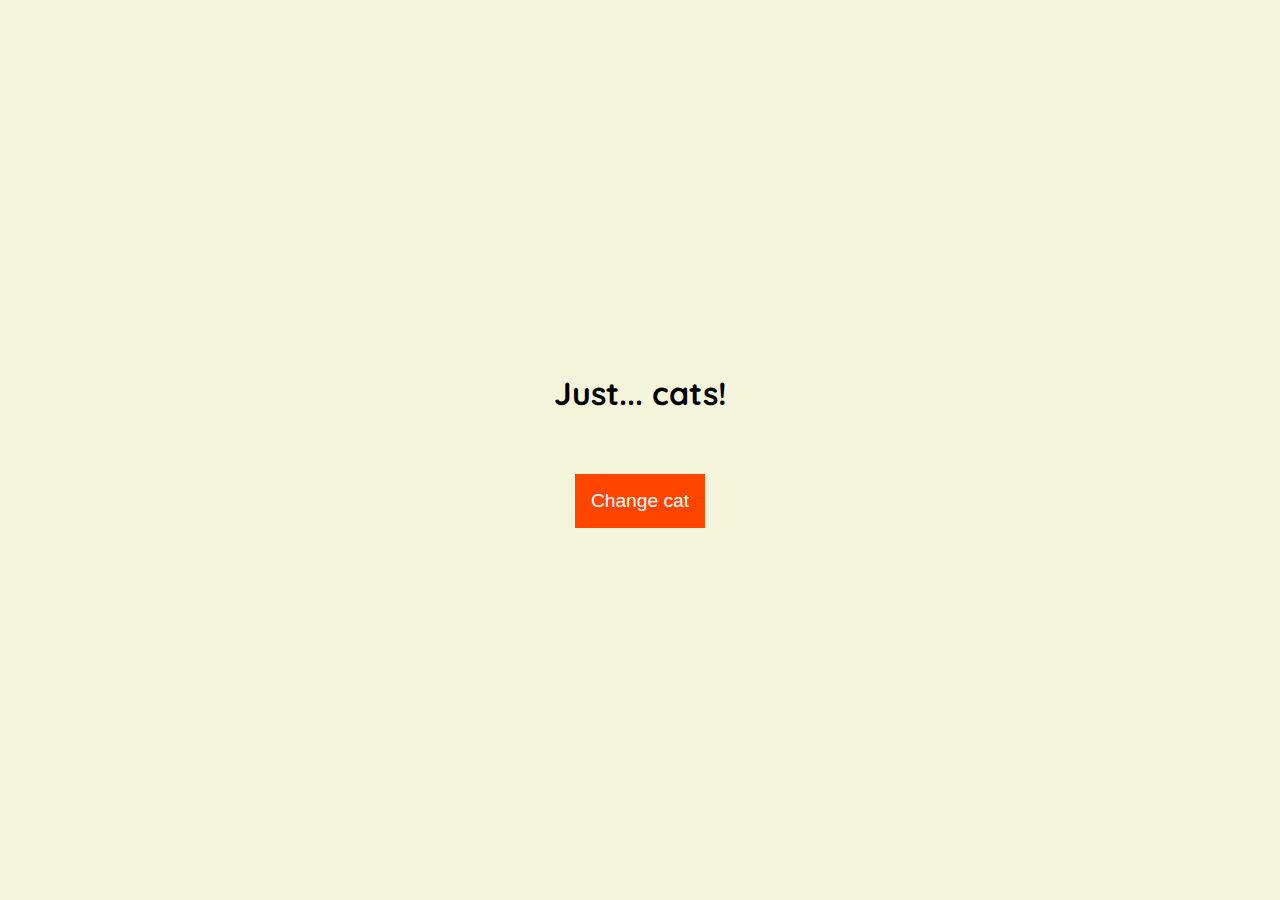
<file: assincrono/index.html>
<!DOCTYPE html>
<html lang="en">
	<head>
		<meta charset="UTF-8" />
		<meta http-equiv="X-UA-Compatible" content="IE=edge" />
		<meta name="viewport" content="width=device-width, initial-scale=1.0" />
		<link rel="stylesheet" href="assets/css/styles.css" />
		<title>Just... cats!</title>
	</head>
	<body>
		<main>
			<h1>Just... cats!</h1>
			<img id="cat" /><br />
			<button id="change-cat">Change cat</button>
		</main>
		<script src="assets/js/scripts.js"></script>
	</body>
</html>
</file>
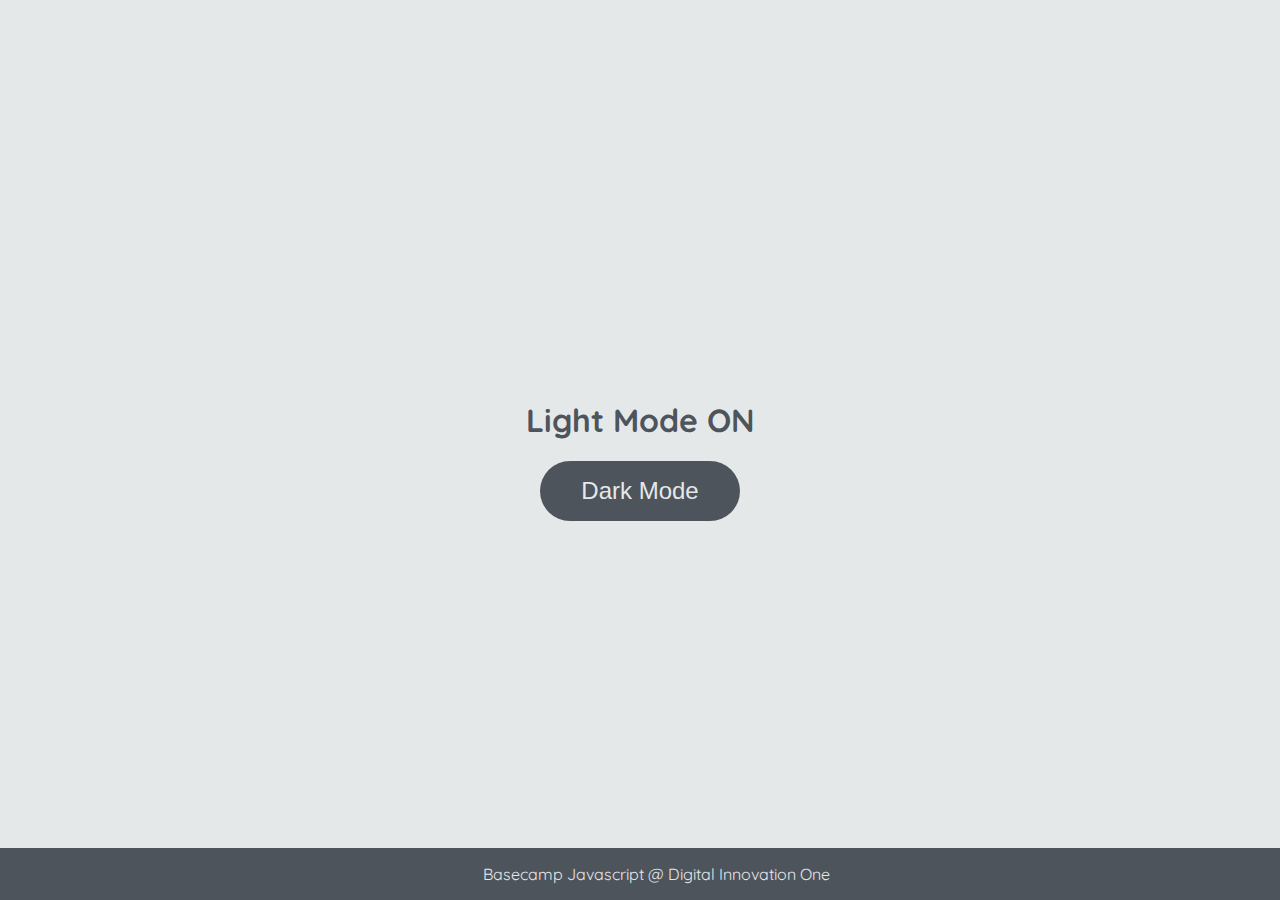
<file: darkMode-aluno/index.html>
<!DOCTYPE html>
<html lang="en">
	<head>
		<meta charset="UTF-8" />
		<meta http-equiv="X-UA-Compatible" content="IE=edge" />
		<meta name="viewport" content="width=device-width, initial-scale=1.0" />
		<link rel="stylesheet" href="style.css" />
		<title>Dark mode and Light Mode</title>
	</head>
	<body>
		<main>
			<h1 id="page-title">Light Mode ON</h1>
			<button aria-label="selecionar-modo" id="mode-selector">Dark Mode</button>
		</main>

		<footer>Basecamp Javascript @ Digital Innovation One</footer>
		<script src="script.js"></script>
	</body>
</html>
</file>
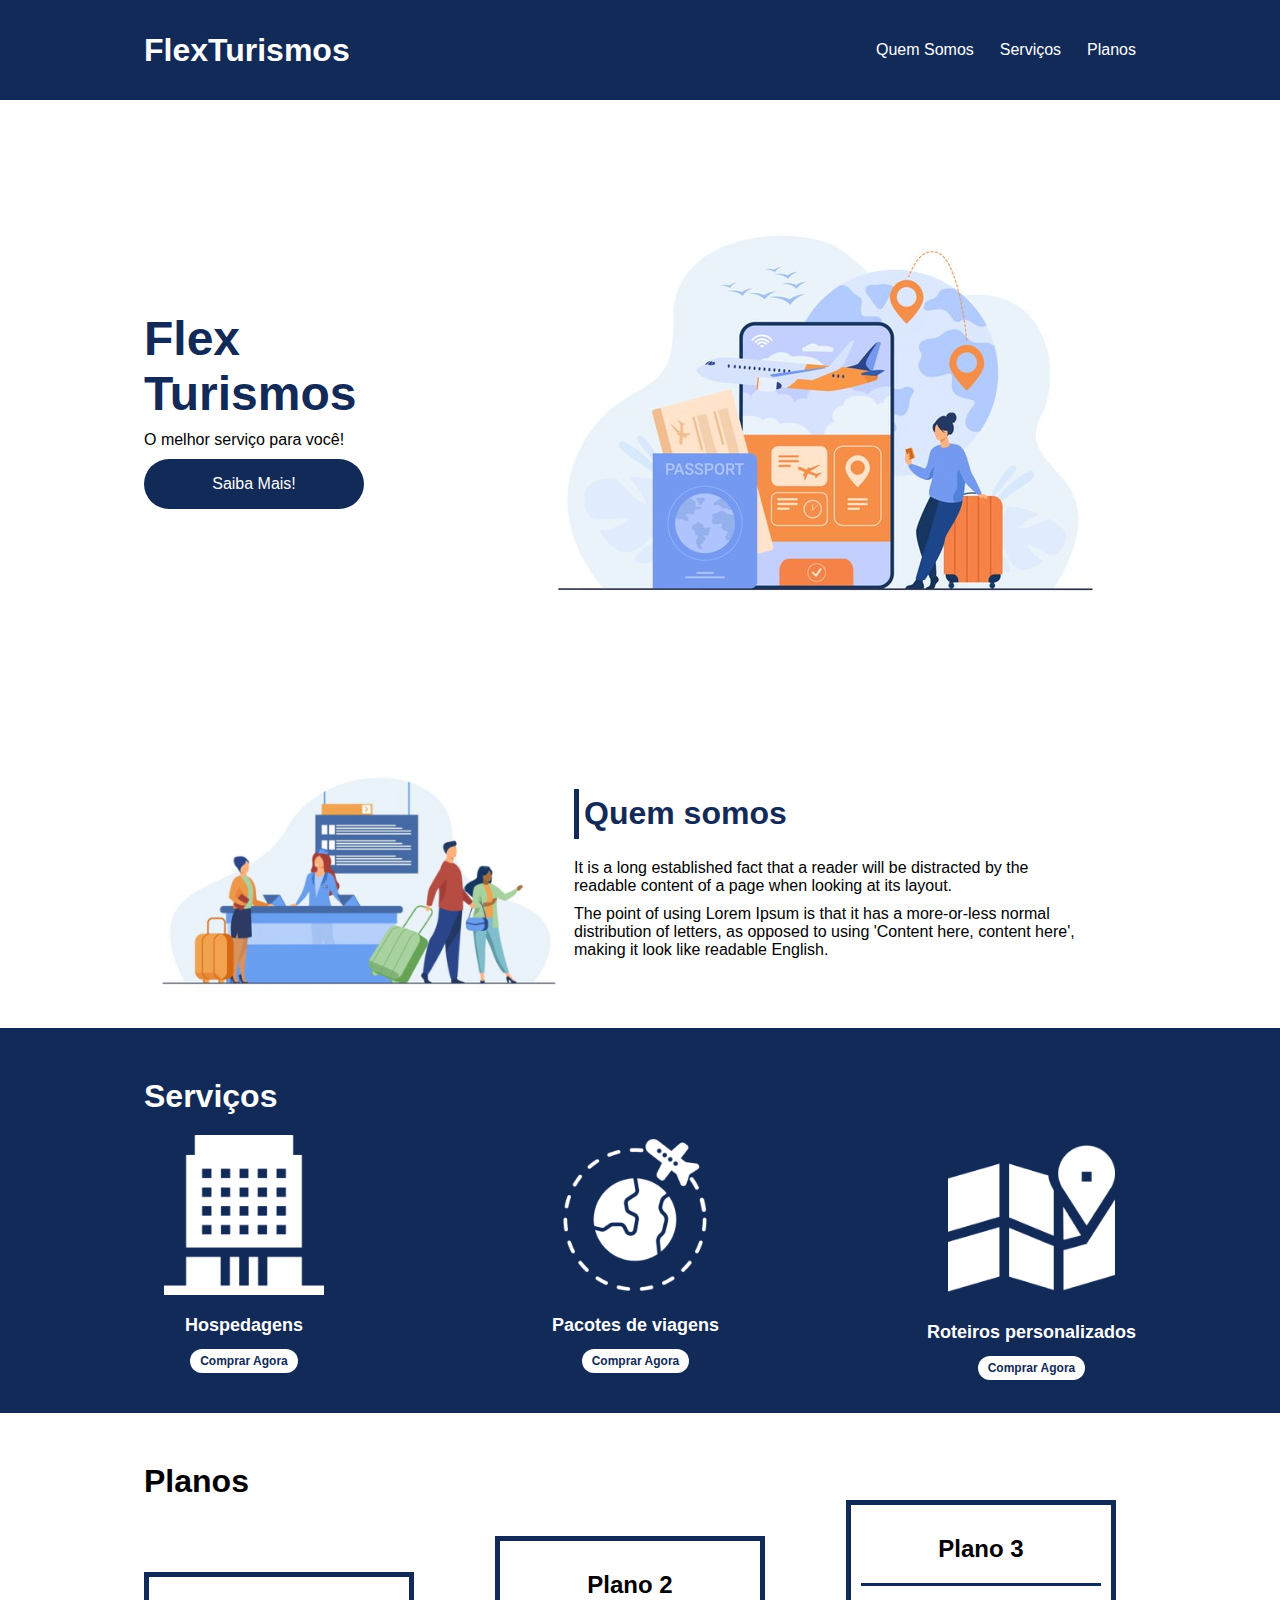
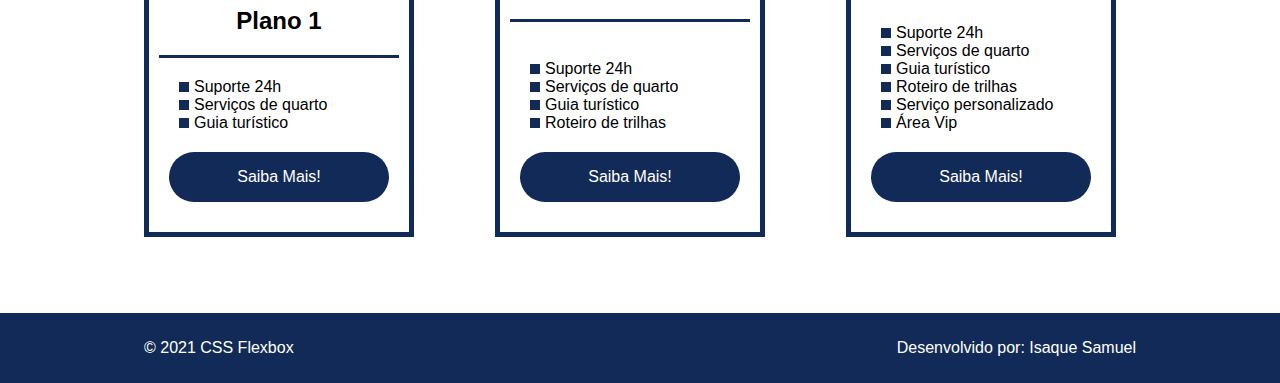
<file: flex-projeto-aluno/index.html>
<!DOCTYPE html>
<html lang="pt-br">
<head>
    <meta charset="UTF-8">
    <meta name="viewport" content="width=device-width, initial-scale=1.0">
    <title>Flex Turismos</title>
    <link rel="stylesheet" href="./style.css">

</head>
<body>
    <header>
        <div class="flex-container menu">
            <div><h1>FlexTurismos</h1></div>
            <ul class="list-items">
                <li><a href="#quem-somos">Quem Somos</a></li>
                <li><a href="#servicos">Serviços</a></li>
                <li><a href="#planos">Planos</a></li>
        </div>
        </ul>
    </header>

    <div class="flex-container apresentação">
        <div class="texto-apresentação">
            <h1>Flex <br>Turismos</h1>
            <p>O melhor serviço para você!</p>
            <a href="" class="btn">Saiba Mais!</a>
        </div>

        <div>
            <div><img src="./images/0-main.png" alt="banner de apresentação"></div>
        </div>
    </div>

    <div class="flex-container" id="quem-somos">
        <div>
            <h2>Quem somos</h2>
            <p>It is a long established fact that a reader will be distracted by the readable content of a page when looking at its layout. </p>
            <p>The point of using Lorem Ipsum is that it has a more-or-less normal distribution of letters, as opposed to using 'Content here, content here', making it look like readable English.</p>
        </div>

        <div>
            <img src="./images/1-quem-somos.png" alt="balcão de atendimento">
        </div>
    </div>

    <div class="container-externo">
        <div class="flex-container" id="servicos">
            <div>
                <h2>Serviços</h2>
            </div>
    
            <div class="list-servicos">
                <div class="item-servico">
                    <div><img src="./images/icon-2.png" alt="hospedagens"></div>
                    <p>Hospedagens</p>
                    <a href="#">Comprar Agora</a>
                </div>
    
                <div class="item-servico">
                   <div><img src="./images/icon-1.png" alt="pacote de viagens"></div>
                   <p>Pacotes de viagens</p>
                   <a href="#">Comprar Agora</a>
                </div>
    
                <div class="item-servico">
                    <div><img src="./images/icon-3.png" alt="roteiros personalizados"></div>
                    <p>Roteiros personalizados</p>
                    <a href="#">Comprar Agora</a>
                </div>
    
            </div>
        </div>
    </div>

    <div class="flex-container" id="planos">

        <div><h2>Planos</h2></div>

        <div class="list-planos">
            <div class="item-plano">
                <h3>Plano 1</h3>
                <ul>
                    <li>Suporte 24h</li>
                    <li>Serviços de quarto</li>
                    <li>Guia turístico</li>
                </ul>
                <a href="#" class="btn">Saiba Mais!</a>
            </div>

            <div class="item-plano">
                <h3>Plano 2</h3>
                <br>
                <ul>
                    <li>Suporte 24h</li>
                    <li>Serviços de quarto</li>
                    <li>Guia turístico</li>
                    <li>Roteiro de trilhas</li>
                </ul>
                <a href="#" class="btn">Saiba Mais!</a>
            </div>

            <div class="item-plano">
                <h3>Plano 3</h3>
                <br>
                <ul>
                    <li>Suporte 24h</li>
                    <li>Serviços de quarto</li>
                    <li>Guia turístico</li>
                    <li>Roteiro de trilhas</li>
                    <li>Serviço personalizado</li>
                    <li>Área Vip</li>
                </ul>
                <a href="#" class="btn">Saiba Mais!</a>
            </div>
        </div>
    </div>

    <footer>
        <div class="flex-container footer">
            <p>&copy; 2021 CSS Flexbox</p>
            <p>Desenvolvido por: Isaque Samuel</p>
        </div>
    </footer>
</body>
</html>
</file>
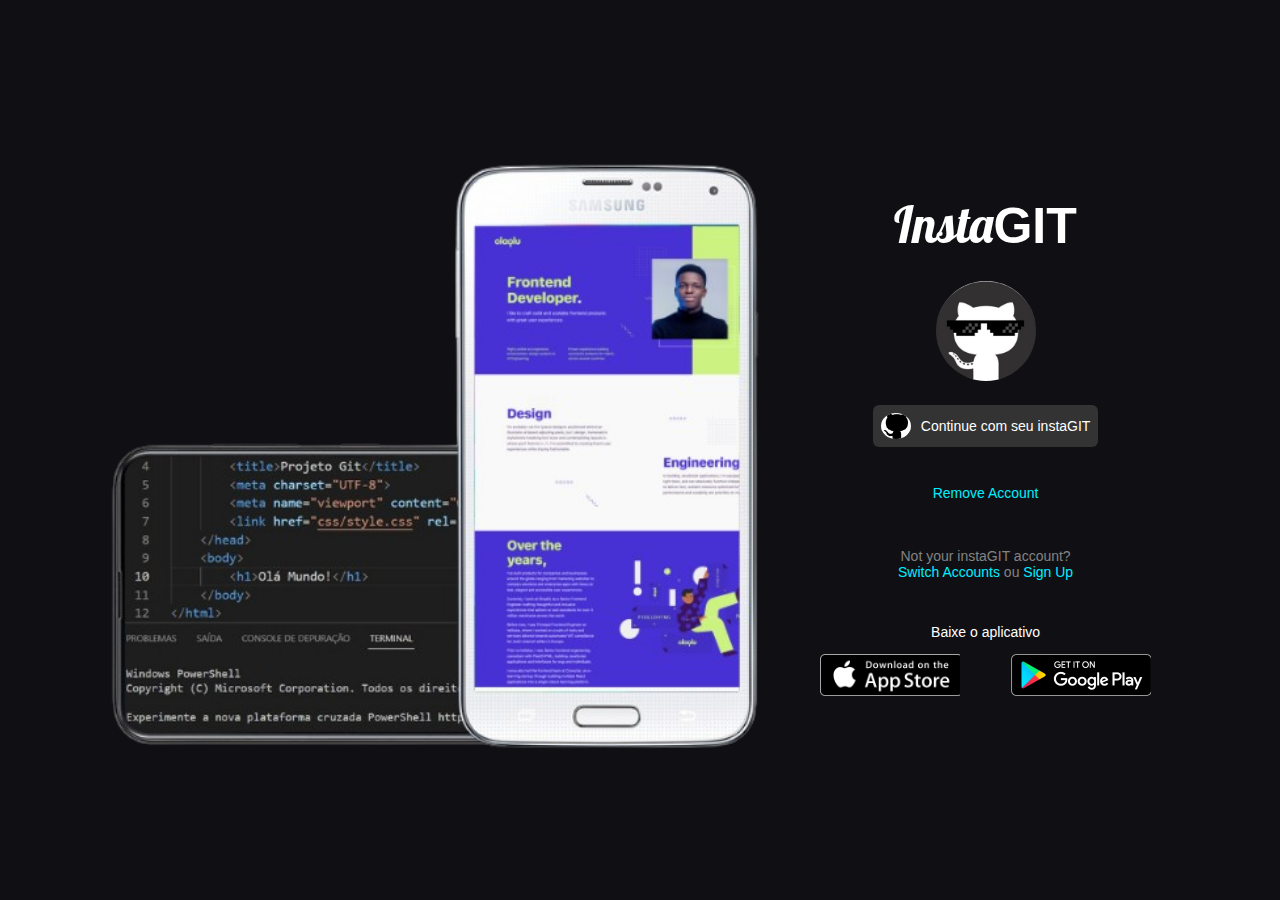
<file: instagit-aluno/index.html>
<!DOCTYPE html>
<html lang="en">
<head>
    <meta charset="UTF-8">
    <meta name="viewport" content="width=device-width, initial-scale=1.0">
    <link rel="stylesheet" href="style.css">
    <title>Instagit</title>

    <link rel="preconnect" href="https://fonts.googleapis.com">
    <link rel="preconnect" href="https://fonts.gstatic.com" crossorigin>
    <link href="https://fonts.googleapis.com/css2?family=Lobster&display=swap" rel="stylesheet">
</head>
<body>
    <div class="instagit-principal">
        <div class="instagit-phones"">
            <img src="img/celulares_modificados.png" alt="">
        </div>

        <div class="flex-container">
            <div class="grupo">
                <h1 class="instagit-logo"><span class="lobster-regular">Insta</span>GIT</h1>
                <div class="foto-perfil">
                    <img src="img/perfil-instaGIT.png" alt="foto de perfil">
                </div>
                <a href="#" class="instagram-login">
                    <div class="icone">
                        <img src="img/icongit.webp" alt="Icone do git hub">
                    </div>
                    <p>Continue com seu instaGIT</p>
                </a>
                <a href="#" class="instagit-logout"><p>Remove Account</p></a>
            </div>
 
            <div class="grupo">
                <p class="no-account">Not your instaGIT account?</p>
                <p class="no-account">
                    <span class="link-blue">Switch Accounts</span>
                    ou
                    <span class="link-blue">Sign Up</span>
                </p>
            </div>

            <div class="get-the-app">
                <p>Baixe o aplicativo</p>
                <div class="download">
                    <a href="#" class="app-download"></a>
                    <a href="#" class="app-download"></a>
                </div>
            </div>
        </div>
    </div>
</body>
</html>
</file>
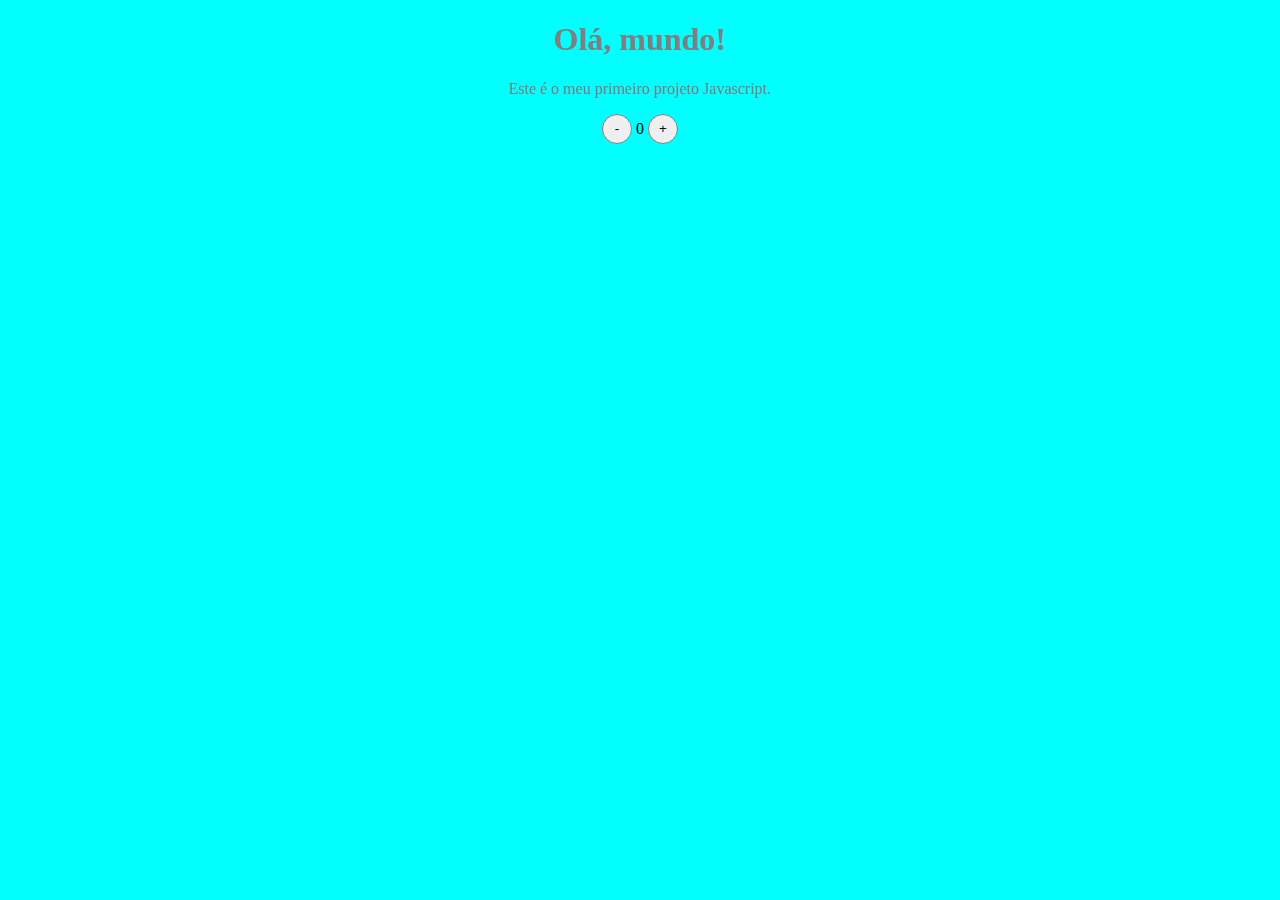
<file: meuContador-aluno/index.html>
<!DOCTYPE html>
<html lang="en">
<head>
    <meta charset="UTF-8">
    <meta name="viewport" content="width=device-width, initial-scale=1.0">
    <link rel="stylesheet" href="assets/css/style.css" />
    <title>Contador</title>
</head>
<body>
    <h1>Olá, mundo!</h1>
    <p>Este é o meu primeiro projeto Javascript.</p>
    <div id="counter">
        <button id="subtrair">-</button>
        <span id="main">0</span>
        <button id="adicionar">+</button>
    </div>
    <script src="assets/js/Teste01.js"></script>
</body>
</html>
</file>
<file: assincrono/assets/css/styles.css>
@import url('https://fonts.googleapis.com/css2?family=Quicksand:wght@400;500;600&display=swap');

body {
	display: flex;
	align-items: center;
	justify-content: center;
	font-family: 'Quicksand', sans-serif;
	height: 100vh;
	margin: 0;
	background-color: beige;
}

img {
	max-width: 600px;
	border-radius: 30px;
}

main {
	text-align: center;
}

button {
	border: 0;
	font-size: 1.2rem;
	font-weight: 500;
	padding: 16px;
	background: orangered;
	color: white;
	margin: 20px 0;
	cursor: pointer;
	transition: all 0.5s ease-in-out;
}

button:hover {
	background: orange;
}
</file>
<file: darkMode-aluno/style.css>
@import url('https://fonts.googleapis.com/css2?family=Quicksand:wght@300;400;600&display=swap');

body {
	background-color: #e5e8e8;
	color: #4e545c;
	margin: 0;
	font-family: 'Quicksand';
}

body.dark-mode {
	background-color: #000401;
	color: #e5e8e8;
}

main {
	height: 100vh;
	width: 100%;
	display: flex;
	flex-direction: column;
	align-items: center;
	justify-content: center;
}

footer {
	width: 100%;
	background-color: #4e545c;
	padding: 16px;
	color: #e5e8e8;
	position: fixed;
	bottom: 0;
	text-align: center;
	font-weight: 400;
}

footer.dark-mode {
	background-color: #8d9797;
	color: #000401;
}

button {
	border-radius: 40px;
	font-size: 1.5rem;
	height: 60px;
	width: 200px;
	border: none;
	background-color: #4e545c;
	color: #e5e8e8;
	transition: all 0.5s linear;
}

button:hover {
	background-color: #000401;
}

button.dark-mode {
	background-color: #e5e8e8;
	color: #4e545c;
}

button.dark-mode:hover {
	background-color: #4e545c;
	color: #e5e8e8;
}
</file>
<file: flex-projeto-aluno/style.css>
* {
    margin: 0;
    padding: 0;
    font-family: 'open sans', sans-serif;
}

ul {
    list-style: none;
    margin: 0;
    padding: 0;
}

ul li a {
    text-decoration: none;
}

div img {
    display: block;
    width: 100%;
}

.flex-container {
    display: flex;
    max-width: 992px;
    margin: auto;
    width: 100%; /*ocupa 100% espaço disponibilizado, sendo responsivo mesmo diminuindo o pai*/
    min-width: 320px;
}

header {
    background-color: #122a57;
    height: 100px;
    display: flex;
    align-items: center; /*Alinha no centro de forma vertical*/
    color: #fff;
}
/**/
header .list-items {
    display: flex;
    align-items: center; /*Centraliza os botãos(containers filhos)*/
    max-width: 260px;
    width: 100%;
    justify-content: space-between;  /*espaçamento igual entre os filhos(botões)*/
}

.list-items li a {
    color: #fff;
}

header .menu {
justify-content: space-between; /*espaçamento igual entre os filhos(elementos do header)*/
}

.apresentação {
    height: 70vh;
    justify-content: space-between;
    align-items: center;
}

.apresentação .texto-apresentação {
    min-height: 200px;
}

.texto-apresentação h1 {
    color:#122a57;
    font-size: 48px;
    margin-bottom: 10px;
}

.btn{
    background-color:#122a57;
    color: #fff;
    text-align: center;
    border-radius: 30px;
    width: 220px;
    display: block;
    height: 50px;
    text-decoration: none;
    line-height: 50px;
    margin-top: 10px;
    margin-bottom: 10px;
}
/**/
#quem-somos {
    flex-direction: row-reverse; /*Inverte a ordem dos elementos*/
    justify-content: space-between;
    align-items: center;
}

#quem-somos h2{
    font-size: 32px;
    color:#122a57;
    display: flex;
    margin-bottom: 20px;
    align-items: center;
}

#quem-somos h2::before{
    content: "";
    height: 50px;
    width: 5px;
    margin-right: 5px;
    background-color: #122a57;
    position: relative; /*Pesquisar*/
}

#quem-somos p {
    margin-bottom: 10px;
    width: 90%;
}

#quem-somos img {
    min-width: 430px;
}

.container-externo {
    background-color: #122a57;
    width: 100%;
}

#servicos {
    flex-direction: column;
    padding-top: 50px;
    padding-bottom: 20px;
}

#servicos h2 {
    color: #fff;
    font-size: 32px;
    margin-bottom: 20px;
}
.list-servicos {
    display: flex;
    justify-content: space-between;
}

.list-servicos .item-servico {
    text-align: center;
}

.item-servico a{
    width: 220px;
    background-color: #fff;
    border-radius: 30px;
    height: 50px;
    text-align: center;
    margin-top: 20px;
    line-height: 50px;
    padding: 5px 10px;
    color:#122a57;
    text-decoration: none;
    font-size: 12px;
    font-weight: 700;
}

.item-servico p {
    font-weight: 700;
    font-size: 18px;
    color:#fff;
    margin-top: 20px;
}

.item-servico img {
    width: 80%;
    margin: auto;
}

#planos {
    flex-direction: column;
    min-height: 50vh;
    padding-top: 50px;
}

#planos h2 {
    font-size: 32px;
}

.list-planos {
    display: flex;
    align-items: flex-end;
    justify-content: space-between;
}

.item-plano {
    flex: 1;
    border: 5px solid #122a57;
    margin-right: 20px;
    padding: 10px;
    max-width: 240px;
}

.item-plano .btn {
    margin: auto;
    margin-bottom: 20px;
}

.item-plano h3 {
    font-size: 24px;
    display: flex;
    flex-direction: column;
    text-align: center;
    margin-top: 20px;
}

.item-plano h3::after{
    content: "";
    height: 3px;
    width: 100%;
    background-color:#122a57;
    position: relative;
    margin-top: 20px;
    margin-bottom: 10px;
}

.item-plano ul {
    padding: 10px 20px;
    display: flex;
    flex-direction: column;
    margin-bottom: 10px;
}

.item-plano ul li {
    display: flex;
    flex-wrap: nowrap;
    align-items: center;
}

.item-plano ul li::before {
    content: "";
    width: 10px;
    height: 10px;
    background-color: #122a57;
    margin-right: 5px;
}

footer {
    background-color: #122a57;
    height: 70px;
    display: flex;
    align-items: center;
}

footer .footer {
    justify-content: space-between;
    color:#fff;
}

/* mobile */
@media(max-width: 992px) {
    .flex-container {
        flex-direction: column;
    }

    .apresentação{
        flex-direction: column-reverse;
    }

    .apresentação .texto-apresentação {
        min-height: 200px;
        width: 100%;
    }

    .apresentação img {
        min-width: 320px;
        margin: auto;
    }

    #quem-somos {
        flex-direction: column-reverse;
    }

    #quem-somos img {
        min-width: 320px;
        margin: auto;
    }

    .list-servicos {
        flex-direction: column;
    }

    .item-servico {
        width: 50%;
        margin: auto;
    }

    .list-planos {
        flex-direction: column;
        align-items: flex-start;
    }

    .list-planos .item-plano {
        max-width: 90%;
        margin: auto;
        width: 100%;
        margin-bottom: 20px;
    }
}
</file>
<file: instagit-aluno/style.css>
* {
    padding: 0;
    margin: 0;
    box-sizing: border-box; /*Pesquisar*/
    text-decoration: none;
    font-family: sans-serif;
    font-size: 14px;
}

.lobster-regular {
    font-family: "Lobster", sans-serif;
    font-weight: 400;
    font-style: normal;
    font-size: 50px;
}

body {
    background-color: #101014;
    display: flex;
    width: 100%;
    margin: 0;
    padding: 0;
    justify-content: center;
    min-height: 100vh;
}

.instagit-principal {
    display: flex;
    width: 100%;
    align-items: center;
    justify-content: start;
    height: 100vh;
}

.instagit-phones {
    display:flex;
    align-items: center;
    justify-content: center;
    width: 50%;
}

.instagit-phones img {
    height: 47rem;
}

.flex-container {
    display: flex;
    flex-direction: column;
    justify-content: space-around;
    align-items: center;
    width: 25%;
    min-height: 40rem;
}

.grupo {
    display: flex;
    flex-direction: column;
    justify-content: space-between;
    align-items: center;
    width: 100%;
    padding: 20px 0;
    border: 1px solid rgb(0, 0, 0);
}

.grupo:nth-child(1) {
   min-height: 25rem;
}

.instagit-logo {
    font-size: 50px;
    color: #fff;
}

.foto-perfil {
    display: flex;
    justify-content: center;
    align-items: center;
    border-radius: 70%;
    overflow: hidden;
}

.foto-perfil img {
    max-width: 100px;
    width: 100%;
}

.instagram-login {
    display: flex;
    justify-content: center;
    align-items: center;
}

.icone {
    background-color: #fff;
    max-width: 30px;
    width: 100%;
    border-radius: 50%;
    overflow: hidden;
    margin-right: 10px;
}

.icone img {
    display: flex;
    justify-content: center;
    align-items: center;
    width: 80%;
    margin: auto;
}

.instagram-login {
    background-color: rgb(51, 51, 51);
    color:#fff;
    padding: 8px;
    border-radius: 6px;
}

.instagit-logout {
    color: rgb(0, 238, 255);
    margin-top: 1rem;
}

.no-account {
    color: rgb(131, 131, 131);
}

.link-blue {
    color:rgb(0, 238, 255);
}

.get-the-app {
    display: flex;
    flex-direction: column;
    align-items: center;
    justify-content: center;
    width: 100%;
    padding: 1.3rem 0;
    color: #fff;
}

.download {
    display: flex;
    width: 100%;
    justify-content: space-evenly;
    align-items: center;
    padding: 1rem;
}

.app-download {
    height: 3rem;
    width: 10rem;
    background-size: cover;
}

.app-download:nth-child(1) {
    background-image: url('./img/apple-button.png');
}

.app-download:nth-child(2) {
    background-image: url('./img/googleplay-button.png');
}

@media (max-width: 1420px) {

    .instagit-phones {
        width: 60%;
    }

    .instagit-principal {
        width: 90%;
    }

    .flex-container {
        width: 40%;
    }

    .grupo {
        border: 1px solid transparent;
    }
}

@media (max-width: 1125px) {
    .instagit-phones {
        display: none;
    }

    .flex-container {
        width: 100%;
    }
}
</file>
<file: meuContador-aluno/assets/css/style.css>
body {
    color: gray;
    background-color: aqua;
    text-align: center;
}

button {
    border-radius: 50%;
    height: 30px;
    width: 30px;
    text-align: center;
    border: 1px solid gray;
}

div span {
    color: black;
}
</file>
